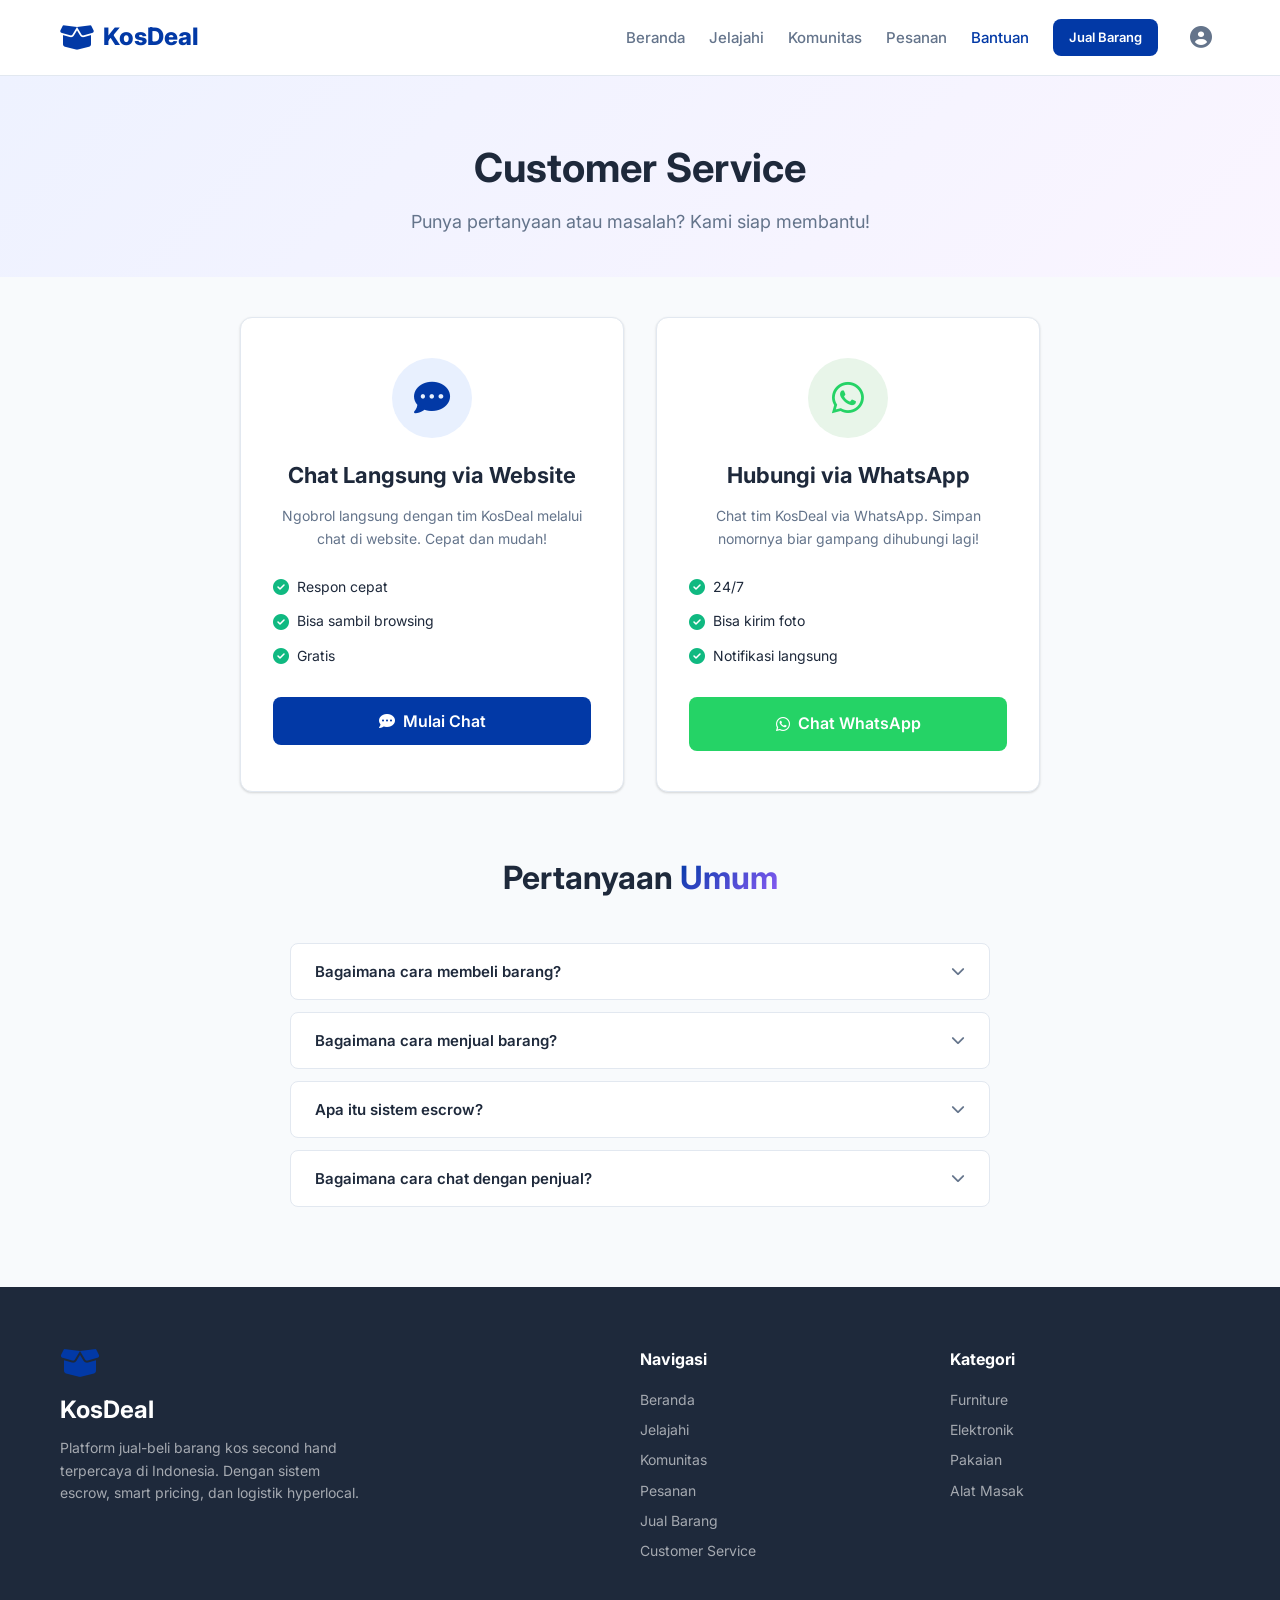
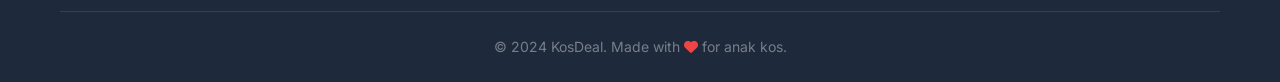
<file: customer-service.html>
<!DOCTYPE html>
<html lang="id">
<head>
    <meta charset="UTF-8">
    <meta name="viewport" content="width=device-width, initial-scale=1.0">
    <title>Customer Service - KosDeal</title>
    <link rel="stylesheet" href="css/style.css">
    <link rel="preconnect" href="https://fonts.googleapis.com">
    <link href="https://fonts.googleapis.com/css2?family=Inter:wght@300;400;500;600;700;800&display=swap" rel="stylesheet">
    <link rel="stylesheet" href="https://cdnjs.cloudflare.com/ajax/libs/font-awesome/6.5.0/css/all.min.css">
</head>
<body>
    <nav class="navbar">
        <div class="container">
            <a href="index.html" class="logo">
                <i class="fas fa-box-open"></i>
                KosDeal
            </a>
            <div class="nav-links">
                <a href="index.html">Beranda</a>
                <a href="products.html">Jelajahi</a>
                <a href="komunitas.html">Komunitas</a>
                <a href="orders.html">Pesanan</a>
                <a href="customer-service.html" class="active">Bantuan</a>
                <a href="add-product.html" class="btn btn-primary btn-sm">Jual Barang</a>
                <a href="profile.html" class="nav-profile-icon"><i class="fas fa-user-circle"></i></a>
            </div>
            <button class="hamburger" id="hamburger">
                <i class="fas fa-bars"></i>
            </button>
        </div>
    </nav>

    <section class="page-header">
        <div class="container">
            <h1>Customer Service</h1>
            <p>Punya pertanyaan atau masalah? Kami siap membantu!</p>
        </div>
    </section>

    <section class="cs-section">
        <div class="container">
            <div class="cs-grid">
                <div class="cs-card" id="csChatCard">
                    <div class="cs-card-icon">
                        <i class="fas fa-comment-dots"></i>
                    </div>
                    <h3>Chat Langsung via Website</h3>
                    <p>Ngobrol langsung dengan tim KosDeal melalui chat di website. Cepat dan mudah!</p>
                    <ul class="cs-features">
                        <li><i class="fas fa-check-circle"></i> Respon cepat</li>
                        <li><i class="fas fa-check-circle"></i> Bisa sambil browsing</li>
                        <li><i class="fas fa-check-circle"></i> Gratis</li>
                    </ul>
                    <button class="btn btn-primary btn-block" id="openCsChat">
                        <i class="fas fa-comment-dots"></i> Mulai Chat
                    </button>
                </div>
                <div class="cs-card">
                    <div class="cs-card-icon whatsapp-icon">
                        <i class="fab fa-whatsapp"></i>
                    </div>
                    <h3>Hubungi via WhatsApp</h3>
                    <p>Chat tim KosDeal via WhatsApp. Simpan nomornya biar gampang dihubungi lagi!</p>
                    <ul class="cs-features">
                        <li><i class="fas fa-check-circle"></i> 24/7</li>
                        <li><i class="fas fa-check-circle"></i> Bisa kirim foto</li>
                        <li><i class="fas fa-check-circle"></i> Notifikasi langsung</li>
                    </ul>
                    <a href="https://wa.me/6289601717800?text=Halo%20KosDeal%2C%20saya%20butuh%20bantuan" target="_blank" class="btn btn-whatsapp btn-block">
                        <i class="fab fa-whatsapp"></i> Chat WhatsApp
                    </a>
                </div>
            </div>
        </div>
    </section>

    <section class="cs-faq">
        <div class="container">
            <h2>Pertanyaan <span class="highlight">Umum</span></h2>
            <div class="faq-list">
                <div class="faq-item">
                    <button class="faq-question">
                        <span>Bagaimana cara membeli barang?</span>
                        <i class="fas fa-chevron-down"></i>
                    </button>
                    <div class="faq-answer">
                        <p>Cari barang yang kamu suka, klik "Beli", lalu isi data pembayaran. Dana akan diamankan via escrow KosDeal sampai barang kamu terima.</p>
                    </div>
                </div>
                <div class="faq-item">
                    <button class="faq-question">
                        <span>Bagaimana cara menjual barang?</span>
                        <i class="fas fa-chevron-down"></i>
                    </button>
                    <div class="faq-answer">
                        <p>Klik "Jual Barang" di navigasi, upload foto, isi info barang, dan tentukan harga. Barang kamu akan langsung muncul di marketplace!</p>
                    </div>
                </div>
                <div class="faq-item">
                    <button class="faq-question">
                        <span>Apa itu sistem escrow?</span>
                        <i class="fas fa-chevron-down"></i>
                    </button>
                    <div class="faq-answer">
                        <p>Escrow adalah sistem pembayaran aman dimana dana pembeli ditahan sementara oleh KosDeal sampai barang diterima. Barang sampai, baru dana dirilis ke penjual.</p>
                    </div>
                </div>
                <div class="faq-item">
                    <button class="faq-question">
                        <span>Bagaimana cara chat dengan penjual?</span>
                        <i class="fas fa-chevron-down"></i>
                    </button>
                    <div class="faq-answer">
                        <p>Klik tombol "Chat" di kartu barang untuk mengirim pesan ke penjual. Kamu bisa tanya kondisi barang, negosiasi harga, atau atur lokasi transaksi.</p>
                    </div>
                </div>
            </div>
        </div>
    </section>

    <div class="modal" id="csChatModal">
        <div class="modal-content chat-modal-content">
            <span class="close-modal close-cs-chat-modal">&times;</span>
            <h2><i class="fas fa-headset"></i> Customer Service</h2>
            <p class="modal-subtitle">Tim KosDeal siap membantu kamu</p>
            <div class="chat-box" id="csChatMessages">
            </div>
            <form id="csChatForm" class="chat-input-area">
                <input type="text" id="csChatInput" placeholder="Ketik pesan..." required autocomplete="off">
                <button type="submit" class="btn btn-primary btn-sm"><i class="fas fa-paper-plane"></i></button>
            </form>
        </div>
    </div>

    <footer>
        <div class="container">
            <div class="footer-content">
                <div class="footer-brand">
                    <i class="fas fa-box-open"></i>
                    <h3>KosDeal</h3>
                    <p>Platform jual-beli barang kos second hand terpercaya di Indonesia. Dengan sistem escrow, smart pricing, dan logistik hyperlocal.</p>
                </div>
                <div class="footer-links">
                    <h4>Navigasi</h4>
                    <a href="index.html">Beranda</a>
                    <a href="products.html">Jelajahi</a>
                    <a href="komunitas.html">Komunitas</a>
                    <a href="orders.html">Pesanan</a>
                    <a href="add-product.html">Jual Barang</a>
                    <a href="customer-service.html">Customer Service</a>
                </div>
                <div class="footer-links">
                    <h4>Kategori</h4>
                    <a href="products.html?category=Furniture">Furniture</a>
                    <a href="products.html?category=Elektronik">Elektronik</a>
                    <a href="products.html?category=Pakaian">Pakaian</a>
                    <a href="products.html?category=Alat%20Masak">Alat Masak</a>
                </div>
            </div>
            <div class="footer-bottom">
                <p>&copy; 2024 KosDeal. Made with <i class="fas fa-heart"></i> for anak kos.</p>
            </div>
        </div>
    </footer>

    <script src="js/data.js"></script>
    <script src="js/app.js"></script>
    <script src="js/customer-service.js"></script>
</body>
</html>
</file>
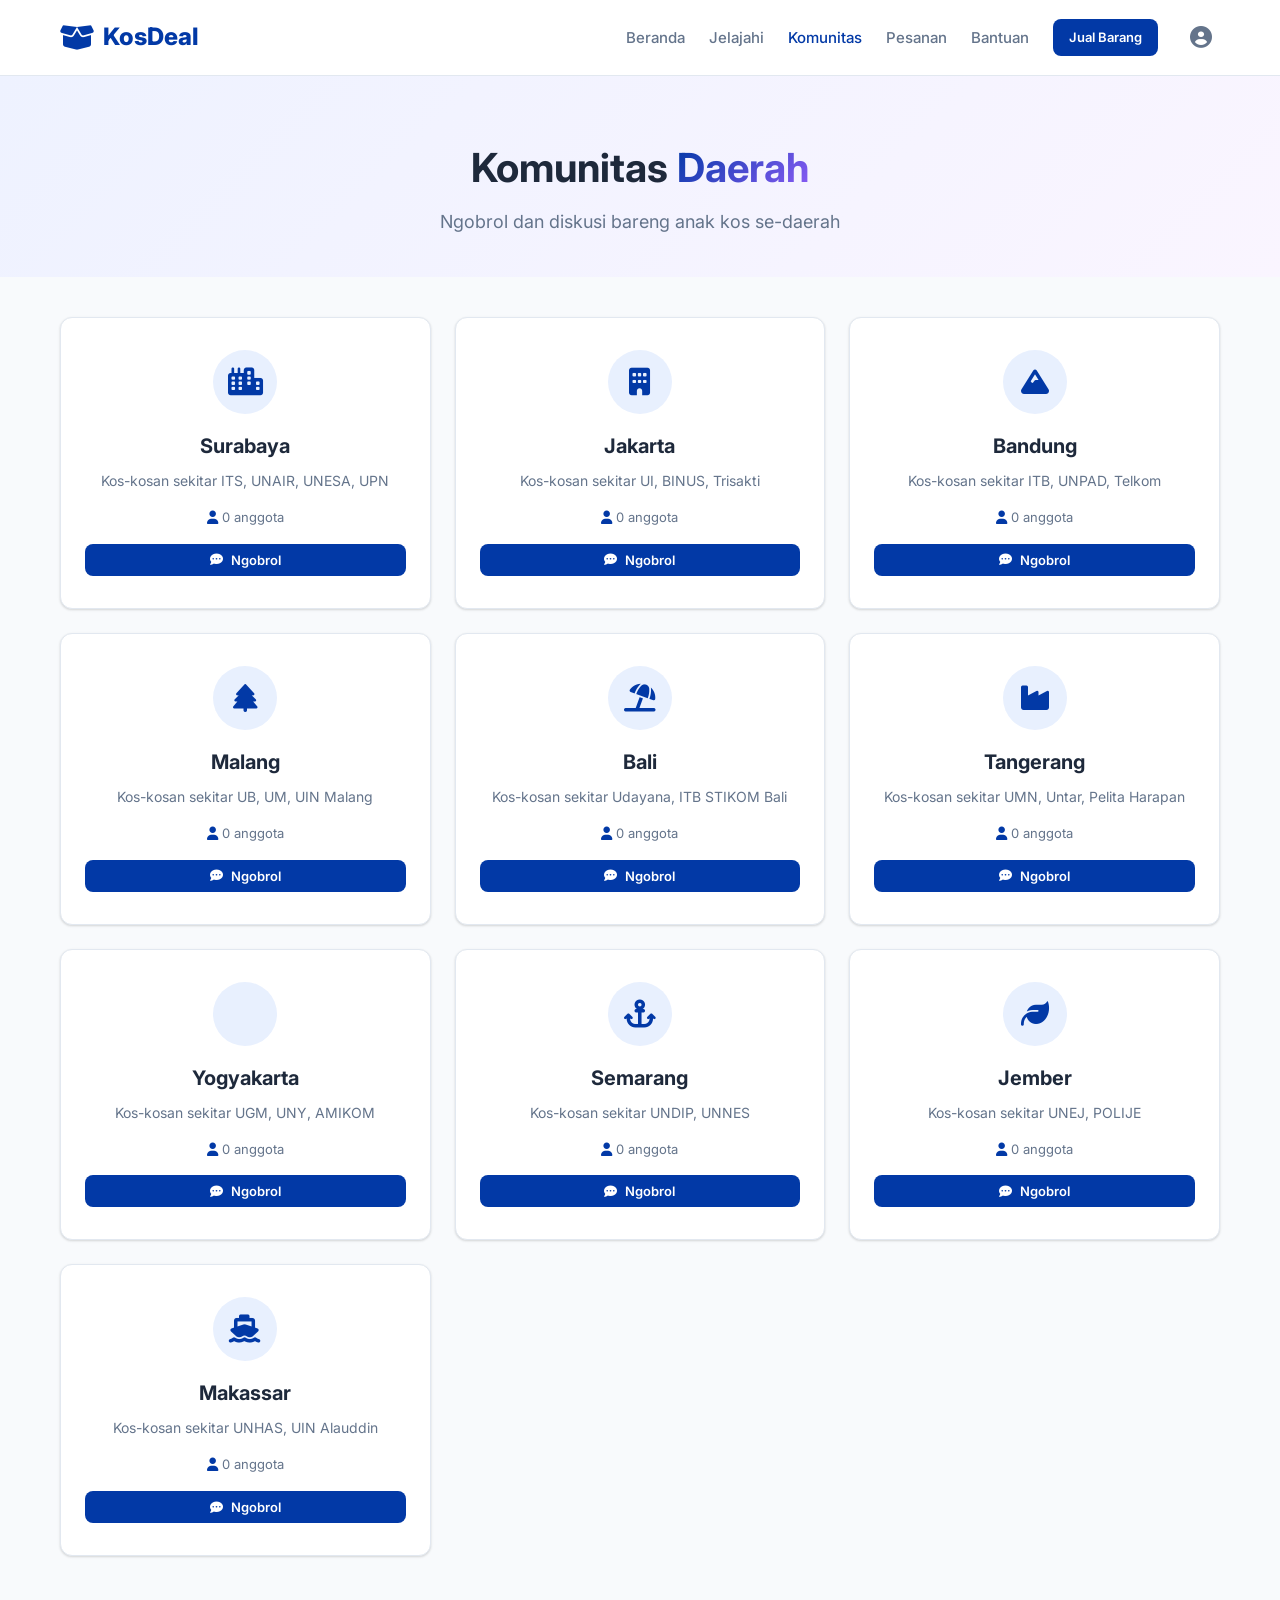
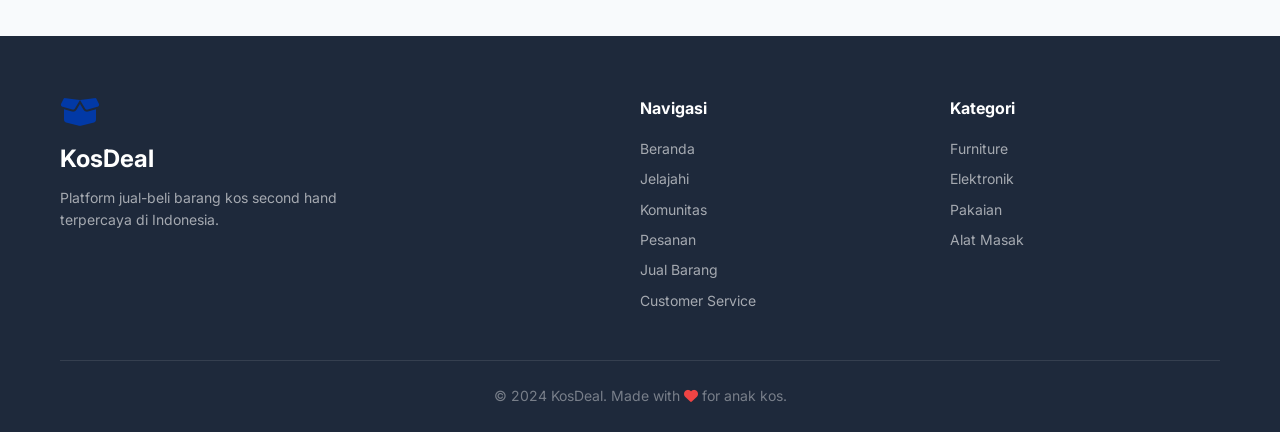
<file: komunitas.html>
<!DOCTYPE html>
<html lang="id">
<head>
    <meta charset="UTF-8">
    <meta name="viewport" content="width=device-width, initial-scale=1.0">
    <title>Komunitas - KosDeal</title>
    <link rel="stylesheet" href="css/style.css">
    <link rel="preconnect" href="https://fonts.googleapis.com">
    <link href="https://fonts.googleapis.com/css2?family=Inter:wght@300;400;500;600;700;800&display=swap" rel="stylesheet">
    <link rel="stylesheet" href="https://cdnjs.cloudflare.com/ajax/libs/font-awesome/6.5.0/css/all.min.css">
</head>
<body>
    <nav class="navbar">
        <div class="container">
            <a href="index.html" class="logo">
                <i class="fas fa-box-open"></i>
                KosDeal
            </a>
            <div class="nav-links">
                <a href="index.html">Beranda</a>
                <a href="products.html">Jelajahi</a>
                <a href="komunitas.html" class="active">Komunitas</a>
                <a href="orders.html">Pesanan</a>
                <a href="customer-service.html">Bantuan</a>
                <a href="add-product.html" class="btn btn-primary btn-sm">Jual Barang</a>
                <a href="profile.html" class="nav-profile-icon"><i class="fas fa-user-circle"></i></a>
            </div>
            <button class="hamburger" id="hamburger">
                <i class="fas fa-bars"></i>
            </button>
        </div>
    </nav>

    <section class="page-header">
        <div class="container">
            <h1>Komunitas <span class="highlight">Daerah</span></h1>
            <p>Ngobrol dan diskusi bareng anak kos se-daerah</p>
        </div>
    </section>

    <section class="komunitas-grid-section">
        <div class="container">
            <div class="komunitas-grid" id="komunitasGrid">
            </div>
        </div>
    </section>

    <div class="modal" id="komunitasChatModal">
        <div class="modal-content chat-modal-content">
            <span class="close-modal close-komunitas-modal">&times;</span>
            <h2><i class="fas fa-users"></i> Komunitas <span id="komunitasChatName"></span></h2>
            <p class="modal-subtitle" id="komunitasChatDesc"></p>
            <div class="chat-box" id="komunitasChatMessages">
            </div>
            <form id="komunitasChatForm" class="chat-input-area">
                <input type="hidden" id="komunitasDaerahId">
                <input type="text" id="komunitasChatInput" placeholder="Ketik pesan..." required autocomplete="off">
                <button type="submit" class="btn btn-primary btn-sm"><i class="fas fa-paper-plane"></i></button>
            </form>
        </div>
    </div>

    <footer>
        <div class="container">
            <div class="footer-content">
                <div class="footer-brand">
                    <i class="fas fa-box-open"></i>
                    <h3>KosDeal</h3>
                    <p>Platform jual-beli barang kos second hand terpercaya di Indonesia.</p>
                </div>
                <div class="footer-links">
                    <h4>Navigasi</h4>
                    <a href="index.html">Beranda</a>
                    <a href="products.html">Jelajahi</a>
                    <a href="komunitas.html">Komunitas</a>
                    <a href="orders.html">Pesanan</a>
                    <a href="add-product.html">Jual Barang</a>
                    <a href="customer-service.html">Customer Service</a>
                </div>
                <div class="footer-links">
                    <h4>Kategori</h4>
                    <a href="products.html?category=Furniture">Furniture</a>
                    <a href="products.html?category=Elektronik">Elektronik</a>
                    <a href="products.html?category=Pakaian">Pakaian</a>
                    <a href="products.html?category=Alat%20Masak">Alat Masak</a>
                </div>
            </div>
            <div class="footer-bottom">
                <p>&copy; 2024 KosDeal. Made with <i class="fas fa-heart"></i> for anak kos.</p>
            </div>
        </div>
    </footer>

    <script src="js/data.js"></script>
    <script src="js/komunitas.js"></script>
</body>
</html>
</file>
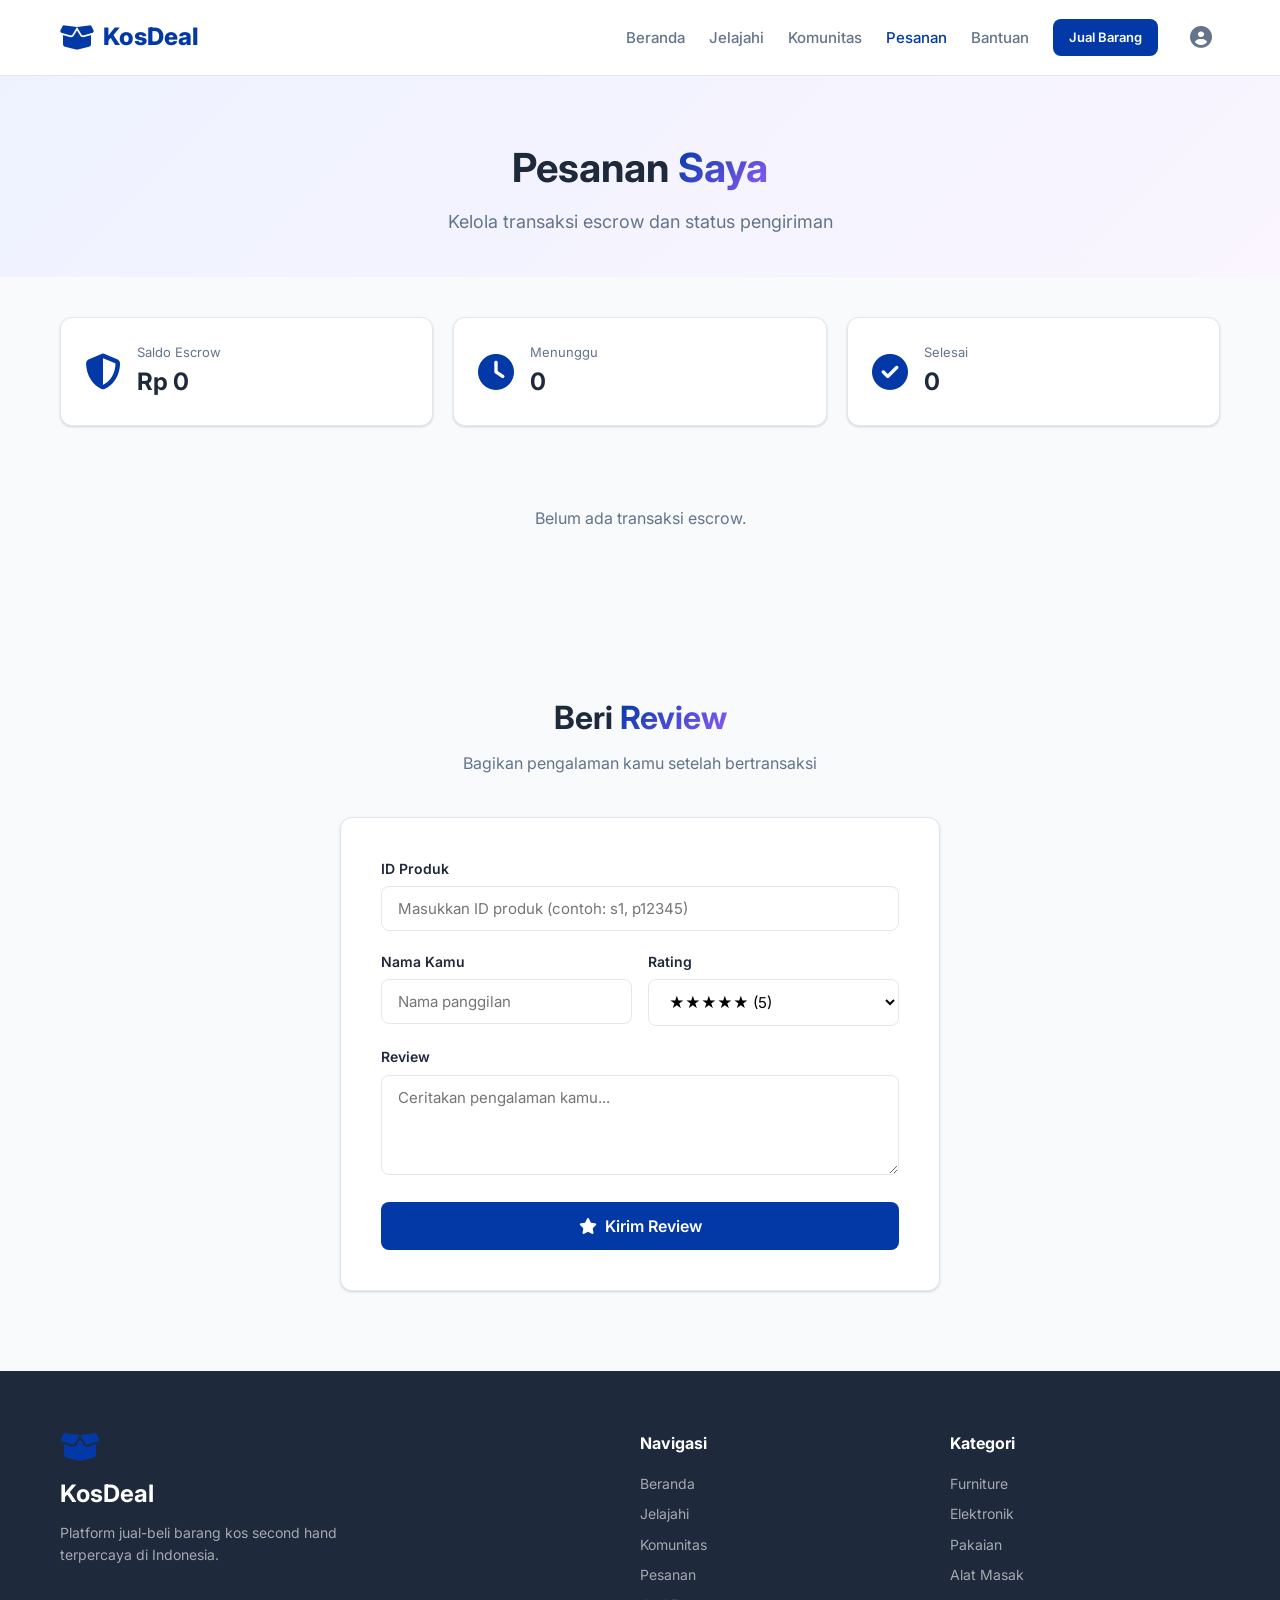
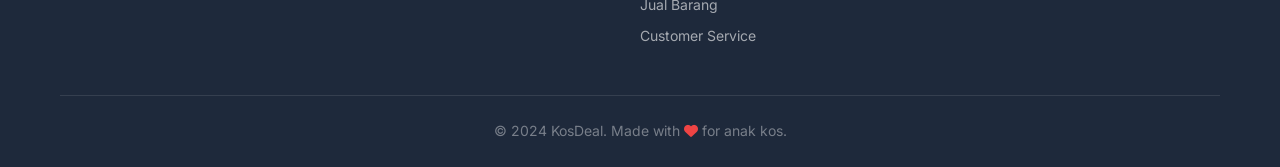
<file: orders.html>
<!DOCTYPE html>
<html lang="id">
<head>
    <meta charset="UTF-8">
    <meta name="viewport" content="width=device-width, initial-scale=1.0">
    <title>Pesanan - KosDeal</title>
    <link rel="stylesheet" href="css/style.css">
    <link rel="preconnect" href="https://fonts.googleapis.com">
    <link href="https://fonts.googleapis.com/css2?family=Inter:wght@300;400;500;600;700;800&display=swap" rel="stylesheet">
    <link rel="stylesheet" href="https://cdnjs.cloudflare.com/ajax/libs/font-awesome/6.5.0/css/all.min.css">
</head>
<body>
    <nav class="navbar">
        <div class="container">
            <a href="index.html" class="logo">
                <i class="fas fa-box-open"></i>
                KosDeal
            </a>
            <div class="nav-links">
                <a href="index.html">Beranda</a>
                <a href="products.html">Jelajahi</a>
                <a href="komunitas.html">Komunitas</a>
                <a href="orders.html" class="active">Pesanan</a>
                <a href="customer-service.html">Bantuan</a>
                <a href="add-product.html" class="btn btn-primary btn-sm">Jual Barang</a>
                <a href="profile.html" class="nav-profile-icon"><i class="fas fa-user-circle"></i></a>
            </div>
            <button class="hamburger" id="hamburger">
                <i class="fas fa-bars"></i>
            </button>
        </div>
    </nav>

    <section class="page-header">
        <div class="container">
            <h1>Pesanan <span class="highlight">Saya</span></h1>
            <p>Kelola transaksi escrow dan status pengiriman</p>
        </div>
    </section>

    <section class="orders-section">
        <div class="container">
            <div class="orders-stats">
                <div class="order-stat-card">
                    <i class="fas fa-shield-alt"></i>
                    <div>
                        <span class="order-stat-label">Saldo Escrow</span>
                        <span class="order-stat-value" id="escrowBalanceDisplay">Rp 0</span>
                    </div>
                </div>
                <div class="order-stat-card">
                    <i class="fas fa-clock"></i>
                    <div>
                        <span class="order-stat-label">Menunggu</span>
                        <span class="order-stat-value" id="pendingCount">0</span>
                    </div>
                </div>
                <div class="order-stat-card">
                    <i class="fas fa-check-circle"></i>
                    <div>
                        <span class="order-stat-label">Selesai</span>
                        <span class="order-stat-value" id="completedCount">0</span>
                    </div>
                </div>
            </div>

            <div class="orders-list" id="ordersList">
            </div>
        </div>
    </section>

    <section class="review-section">
        <div class="container">
            <h2>Beri <span class="highlight">Review</span></h2>
            <p class="section-subtitle">Bagikan pengalaman kamu setelah bertransaksi</p>
            <div class="form-container">
                <form id="reviewForm">
                    <div class="form-group">
                        <label for="reviewProductId">ID Produk</label>
                        <input type="text" id="reviewProductId" placeholder="Masukkan ID produk (contoh: s1, p12345)" required>
                    </div>
                    <div class="form-row">
                        <div class="form-group">
                            <label for="reviewName">Nama Kamu</label>
                            <input type="text" id="reviewName" placeholder="Nama panggilan" required>
                        </div>
                        <div class="form-group">
                            <label for="reviewRating">Rating</label>
                            <select id="reviewRating" required>
                                <option value="5">★★★★★ (5)</option>
                                <option value="4">★★★★☆ (4)</option>
                                <option value="3">★★★☆☆ (3)</option>
                                <option value="2">★★☆☆☆ (2)</option>
                                <option value="1">★☆☆☆☆ (1)</option>
                            </select>
                        </div>
                    </div>
                    <div class="form-group">
                        <label for="reviewText">Review</label>
                        <textarea id="reviewText" rows="3" placeholder="Ceritakan pengalaman kamu..." required></textarea>
                    </div>
                    <button type="submit" class="btn btn-primary btn-block">
                        <i class="fas fa-star"></i> Kirim Review
                    </button>
                </form>
            </div>
        </div>
    </section>

    <footer>
        <div class="container">
            <div class="footer-content">
                <div class="footer-brand">
                    <i class="fas fa-box-open"></i>
                    <h3>KosDeal</h3>
                    <p>Platform jual-beli barang kos second hand terpercaya di Indonesia.</p>
                </div>
                <div class="footer-links">
                    <h4>Navigasi</h4>
                    <a href="index.html">Beranda</a>
                    <a href="products.html">Jelajahi</a>
                    <a href="komunitas.html">Komunitas</a>
                    <a href="orders.html">Pesanan</a>
                    <a href="add-product.html">Jual Barang</a>
                    <a href="customer-service.html">Customer Service</a>
                </div>
                <div class="footer-links">
                    <h4>Kategori</h4>
                    <a href="products.html?category=Furniture">Furniture</a>
                    <a href="products.html?category=Elektronik">Elektronik</a>
                    <a href="products.html?category=Pakaian">Pakaian</a>
                    <a href="products.html?category=Alat%20Masak">Alat Masak</a>
                </div>
            </div>
            <div class="footer-bottom">
                <p>&copy; 2024 KosDeal. Made with <i class="fas fa-heart"></i> for anak kos.</p>
            </div>
        </div>
    </footer>

    <script src="js/data.js"></script>
    <script src="js/app.js"></script>
</body>
</html>
</file>
<file: css/style.css>
* {
    margin: 0;
    padding: 0;
    box-sizing: border-box;
}

:root {
    --primary: #0239a6;
    --primary-dark: #012b7d;
    --primary-light: #e8f0fe;
    --secondary: #f59e0b;
    --success: #10b981;
    --danger: #ef4444;
    --whatsapp: #25d366;
    --dark: #1e293b;
    --gray: #64748b;
    --light: #f8fafc;
    --border: #e2e8f0;
    --white: #ffffff;
    --shadow: 0 1px 3px rgba(0,0,0,0.1), 0 1px 2px rgba(0,0,0,0.06);
    --shadow-lg: 0 10px 15px -3px rgba(0,0,0,0.1), 0 4px 6px -2px rgba(0,0,0,0.05);
    --radius: 12px;
    --radius-sm: 8px;
}

body {
    font-family: 'Inter', -apple-system, sans-serif;
    color: var(--dark);
    background: var(--light);
    line-height: 1.6;
}

.container {
    max-width: 1200px;
    margin: 0 auto;
    padding: 0 20px;
}

/* Navbar */
.navbar {
    background: var(--white);
    border-bottom: 1px solid var(--border);
    padding: 16px 0;
    position: sticky;
    top: 0;
    z-index: 100;
    backdrop-filter: blur(10px);
    background: rgba(255,255,255,0.95);
}

.navbar .container {
    display: flex;
    justify-content: space-between;
    align-items: center;
}

.logo {
    font-size: 24px;
    font-weight: 800;
    color: var(--primary);
    text-decoration: none;
    display: flex;
    align-items: center;
    gap: 8px;
}

.logo i {
    font-size: 28px;
}

.nav-links {
    display: flex;
    align-items: center;
    gap: 24px;
}

.nav-links a:not(.btn) {
    text-decoration: none;
    color: var(--gray);
    font-weight: 500;
    font-size: 15px;
    transition: color 0.2s;
}

.nav-links a:not(.btn):hover,
.nav-links a:not(.btn).active {
    color: var(--primary);
}

.hamburger {
    display: none;
    background: none;
    border: none;
    font-size: 24px;
    color: var(--dark);
    cursor: pointer;
}

/* Buttons */
.btn {
    display: inline-flex;
    align-items: center;
    gap: 8px;
    padding: 12px 24px;
    border-radius: var(--radius-sm);
    font-weight: 600;
    font-size: 15px;
    text-decoration: none;
    border: none;
    cursor: pointer;
    transition: all 0.2s;
    font-family: inherit;
}

.btn-primary {
    background: var(--primary);
    color: var(--white);
}

.btn-primary:hover {
    background: var(--primary-dark);
    transform: translateY(-1px);
    box-shadow: var(--shadow-lg);
}

.btn-secondary {
    background: var(--white);
    color: var(--primary);
    border: 2px solid var(--primary);
}

.btn-secondary:hover {
    background: var(--primary-light);
}

.btn-outline {
    background: transparent;
    color: var(--primary);
    border: 2px solid var(--primary);
}

.btn-outline:hover {
    background: var(--primary);
    color: var(--white);
}

.btn-whatsapp {
    background: var(--whatsapp);
    color: var(--white);
    flex: 1;
    justify-content: center;
}

.btn-whatsapp:hover {
    background: #20bd5a;
}

.btn-success {
    background: var(--success);
    color: var(--white);
}

.btn-success:hover {
    background: #059669;
}

.btn-danger {
    background: var(--danger);
    color: var(--white);
}

.btn-danger:hover {
    background: #dc2626;
}

.btn-sm {
    padding: 8px 16px;
    font-size: 13px;
}

.btn-block {
    width: 100%;
    justify-content: center;
    padding: 14px;
    font-size: 16px;
}

/* Hero Section */
.hero {
    padding: 80px 0 60px;
    background: linear-gradient(135deg, #eef2ff 0%, #faf5ff 100%);
    overflow: hidden;
}

.hero .container {
    display: grid;
    grid-template-columns: 1fr 1fr;
    gap: 60px;
    align-items: center;
}

.hero-content h1 {
    font-size: 48px;
    font-weight: 800;
    line-height: 1.2;
    margin-bottom: 16px;
    color: var(--dark);
}

.highlight {
    color: var(--primary);
    background: linear-gradient(135deg, var(--primary), #8b5cf6);
    -webkit-background-clip: text;
    -webkit-text-fill-color: transparent;
    background-clip: text;
}

.badge {
    display: inline-block;
    background: var(--primary-light);
    color: var(--primary);
    padding: 6px 16px;
    border-radius: 20px;
    font-size: 14px;
    font-weight: 600;
    margin-bottom: 20px;
}

.hero-content p {
    font-size: 18px;
    color: var(--gray);
    margin-bottom: 32px;
    max-width: 500px;
}

.hero-buttons {
    display: flex;
    gap: 16px;
    margin-bottom: 48px;
}

.hero-stats {
    display: flex;
    gap: 40px;
}

.stat-number {
    display: block;
    font-size: 28px;
    font-weight: 800;
    color: var(--primary);
}

.stat-label {
    font-size: 14px;
    color: var(--gray);
}

.hero-image {
    position: relative;
}

.hero-image img {
    width: 100%;
    border-radius: var(--radius);
    box-shadow: var(--shadow-lg);
}

.floating-card {
    position: absolute;
    background: var(--white);
    padding: 12px 20px;
    border-radius: var(--radius-sm);
    box-shadow: var(--shadow-lg);
    display: flex;
    align-items: center;
    gap: 10px;
    font-weight: 600;
    font-size: 14px;
    animation: float 3s ease-in-out infinite;
}

.floating-card i {
    color: var(--primary);
    font-size: 18px;
}

.card-1 { top: 20px; right: -20px; animation-delay: 0s; }
.card-2 { bottom: 60px; left: -30px; animation-delay: 0.5s; }
.card-3 { bottom: -10px; right: 30px; animation-delay: 1s; }

@keyframes float {
    0%, 100% { transform: translateY(0); }
    50% { transform: translateY(-10px); }
}

/* Categories */
.categories {
    padding: 80px 0;
}

.categories h2 {
    text-align: center;
    font-size: 36px;
    margin-bottom: 48px;
}

.category-grid {
    display: grid;
    grid-template-columns: repeat(6, 1fr);
    gap: 20px;
}

.category-card {
    display: flex;
    flex-direction: column;
    align-items: center;
    gap: 12px;
    padding: 24px 16px;
    background: var(--white);
    border-radius: var(--radius);
    text-decoration: none;
    color: var(--dark);
    box-shadow: var(--shadow);
    transition: all 0.3s;
    border: 2px solid transparent;
}

.category-card:hover {
    border-color: var(--primary);
    transform: translateY(-4px);
    box-shadow: var(--shadow-lg);
}

.category-card i {
    font-size: 32px;
    color: var(--primary);
}

.category-card span {
    font-weight: 600;
    font-size: 14px;
}

/* Campus Section */
.campus-section {
    padding: 60px 0 80px;
    background: var(--white);
}

.campus-section h2 {
    text-align: center;
    font-size: 36px;
    margin-bottom: 8px;
}

.section-subtitle {
    text-align: center;
    color: var(--gray);
    font-size: 16px;
    margin-bottom: 40px;
}

.campus-grid {
    display: grid;
    grid-template-columns: repeat(auto-fill, minmax(140px, 1fr));
    gap: 16px;
}

.campus-card {
    display: flex;
    align-items: center;
    justify-content: center;
    gap: 8px;
    padding: 16px;
    background: var(--light);
    border-radius: var(--radius-sm);
    text-decoration: none;
    color: var(--dark);
    font-weight: 600;
    font-size: 14px;
    border: 2px solid transparent;
    transition: all 0.3s;
}

.campus-card:hover {
    border-color: var(--primary);
    background: var(--primary-light);
    transform: translateY(-2px);
}

.campus-card i {
    color: var(--primary);
    font-size: 16px;
}

/* Featured Products */
.featured {
    padding: 60px 0 80px;
    background: var(--light);
}

.section-header {
    display: flex;
    justify-content: space-between;
    align-items: center;
    margin-bottom: 32px;
}

.section-header h2 {
    font-size: 32px;
}

/* Product Grid */
.product-grid {
    display: grid;
    grid-template-columns: repeat(auto-fill, minmax(300px, 1fr));
    gap: 24px;
}

.product-card {
    background: var(--white);
    border-radius: var(--radius);
    overflow: hidden;
    box-shadow: var(--shadow);
    transition: all 0.3s;
    border: 1px solid var(--border);
}

.product-card:hover {
    transform: translateY(-4px);
    box-shadow: var(--shadow-lg);
}

.product-image {
    position: relative;
    height: 200px;
    overflow: hidden;
}

.product-image img {
    width: 100%;
    height: 100%;
    object-fit: cover;
    transition: transform 0.3s;
}

.product-card:hover .product-image img {
    transform: scale(1.05);
}

.product-condition {
    position: absolute;
    top: 12px;
    left: 12px;
    padding: 4px 12px;
    border-radius: 20px;
    font-size: 12px;
    font-weight: 600;
    background: var(--white);
    color: var(--dark);
}

.product-sold {
    position: absolute;
    top: 12px;
    right: 12px;
    padding: 4px 12px;
    border-radius: 20px;
    font-size: 12px;
    font-weight: 600;
    background: rgba(16, 185, 129, 0.9);
    color: white;
}

.product-condition.seperti-baru { background: #d1fae5; color: #065f46; }
.product-condition.baik { background: #dbeafe; color: #1e40af; }
.product-condition.cukup { background: #fef3c7; color: #92400e; }
.product-condition.baru { background: #ede9fe; color: #5b21b6; }

.product-info {
    padding: 16px;
}

.product-category {
    font-size: 12px;
    font-weight: 600;
    color: var(--primary);
    text-transform: uppercase;
    letter-spacing: 0.5px;
}

.product-name {
    font-size: 16px;
    font-weight: 600;
    margin: 4px 0 8px;
    color: var(--dark);
}

.product-price {
    font-size: 20px;
    font-weight: 700;
    color: var(--primary);
    margin-bottom: 4px;
}

.price-badge {
    display: inline-block;
    font-size: 11px;
    font-weight: 600;
    padding: 2px 10px;
    border-radius: 20px;
    margin-bottom: 8px;
}

.price-high {
    background: #fef3c7;
    color: #92400e;
}

.price-low {
    background: #d1fae5;
    color: #065f46;
}

.product-meta {
    display: flex;
    flex-wrap: wrap;
    gap: 12px;
    font-size: 13px;
    color: var(--gray);
    margin-bottom: 6px;
}

.product-meta i {
    margin-right: 4px;
}

.product-rating {
    font-size: 14px;
    color: #f59e0b;
    margin-bottom: 6px;
}

.rating-num {
    font-size: 12px;
    color: var(--gray);
    font-weight: 600;
}

.product-desc {
    font-size: 13px;
    color: var(--gray);
    margin-bottom: 12px;
    line-height: 1.5;
}

.product-actions {
    display: flex;
    gap: 8px;
}

.product-actions .btn-outline {
    flex: 1;
    justify-content: center;
    font-size: 13px;
    padding: 8px 12px;
}

/* How It Works */
.how-it-works {
    padding: 80px 0;
    background: linear-gradient(135deg, #faf5ff 0%, #eef2ff 100%);
}

.how-it-works h2 {
    text-align: center;
    font-size: 36px;
    margin-bottom: 48px;
}

.steps {
    display: grid;
    grid-template-columns: repeat(3, 1fr);
    gap: 32px;
}

.step {
    text-align: center;
    padding: 32px;
    background: var(--white);
    border-radius: var(--radius);
    box-shadow: var(--shadow);
    position: relative;
}

.step-number {
    width: 40px;
    height: 40px;
    background: var(--primary);
    color: var(--white);
    border-radius: 50%;
    display: flex;
    align-items: center;
    justify-content: center;
    font-weight: 700;
    font-size: 18px;
    margin: 0 auto 16px;
}

.step i {
    font-size: 40px;
    color: var(--primary);
    margin-bottom: 16px;
}

.step h3 {
    font-size: 20px;
    margin-bottom: 8px;
}

.step p {
    color: var(--gray);
    font-size: 15px;
}

/* Features Section */
.features-section {
    padding: 80px 0;
    background: var(--white);
}

.features-section h2 {
    text-align: center;
    font-size: 36px;
    margin-bottom: 48px;
}

.features-grid {
    display: grid;
    grid-template-columns: repeat(3, 1fr);
    gap: 24px;
}

.feature-card {
    padding: 32px 24px;
    background: var(--light);
    border-radius: var(--radius);
    text-align: center;
    border: 1px solid var(--border);
    transition: all 0.3s;
}

.feature-card:hover {
    border-color: var(--primary);
    transform: translateY(-4px);
    box-shadow: var(--shadow-lg);
}

.feature-card i {
    font-size: 40px;
    color: var(--primary);
    margin-bottom: 16px;
}

.feature-card h3 {
    font-size: 18px;
    margin-bottom: 8px;
}

.feature-card p {
    color: var(--gray);
    font-size: 14px;
    line-height: 1.6;
}

/* Page Header */
.page-header {
    padding: 60px 0 40px;
    background: linear-gradient(135deg, #eef2ff 0%, #faf5ff 100%);
    text-align: center;
}

.page-header h1 {
    font-size: 40px;
    margin-bottom: 8px;
}

.page-header p {
    color: var(--gray);
    font-size: 18px;
}

/* Search Section */
.search-section {
    padding: 24px 0;
    background: var(--white);
    border-bottom: 1px solid var(--border);
    position: sticky;
    top: 73px;
    z-index: 50;
}

.search-bar {
    display: flex;
    gap: 12px;
    align-items: center;
    background: var(--light);
    padding: 8px 16px;
    border-radius: var(--radius-sm);
    border: 1px solid var(--border);
}

.search-bar i {
    color: var(--gray);
}

.search-bar input {
    flex: 1;
    border: none;
    background: none;
    padding: 8px 0;
    font-size: 15px;
    outline: none;
    font-family: inherit;
}

.search-bar select {
    padding: 8px 12px;
    border: 1px solid var(--border);
    border-radius: var(--radius-sm);
    background: var(--white);
    font-size: 14px;
    font-family: inherit;
    color: var(--dark);
    cursor: pointer;
}

/* Products Section */
.products-section {
    padding: 40px 0 80px;
}

.empty-state {
    display: none;
    flex-direction: column;
    align-items: center;
    justify-content: center;
    padding: 80px 20px;
    text-align: center;
}

.empty-state i {
    font-size: 64px;
    color: var(--border);
    margin-bottom: 16px;
}

.empty-state h3 {
    font-size: 24px;
    margin-bottom: 8px;
}

.empty-state p {
    color: var(--gray);
    margin-bottom: 24px;
}

/* Form Section */
.form-section {
    padding: 40px 0 80px;
}

.form-container {
    max-width: 600px;
    margin: 0 auto;
    background: var(--white);
    padding: 40px;
    border-radius: var(--radius);
    box-shadow: var(--shadow);
    border: 1px solid var(--border);
}

.form-row {
    display: grid;
    grid-template-columns: 1fr 1fr;
    gap: 16px;
}

.form-group {
    margin-bottom: 20px;
}

.form-group label {
    display: block;
    font-weight: 600;
    font-size: 14px;
    margin-bottom: 6px;
    color: var(--dark);
}

.form-group input,
.form-group select,
.form-group textarea {
    width: 100%;
    padding: 12px 16px;
    border: 1px solid var(--border);
    border-radius: var(--radius-sm);
    font-size: 15px;
    font-family: inherit;
    transition: border-color 0.2s;
    background: var(--white);
}

.form-group input:focus,
.form-group select:focus,
.form-group textarea:focus {
    outline: none;
    border-color: var(--primary);
    box-shadow: 0 0 0 3px rgba(99,102,241,0.1);
}

.form-group textarea {
    resize: vertical;
    min-height: 100px;
}

.smart-pricing {
    display: flex;
    align-items: center;
    gap: 10px;
    padding: 12px 16px;
    background: #fef3c7;
    border: 1px solid #f59e0b;
    border-radius: var(--radius-sm);
    font-size: 14px;
    color: #92400e;
    margin-bottom: 20px;
}

.smart-pricing i {
    font-size: 20px;
    color: #f59e0b;
}

.image-upload {
    border: 2px dashed var(--border);
    border-radius: var(--radius-sm);
    padding: 40px 20px;
    text-align: center;
    cursor: pointer;
    transition: all 0.2s;
    background: var(--light);
}

.image-upload:hover {
    border-color: var(--primary);
    background: var(--primary-light);
}

.image-upload i {
    font-size: 40px;
    color: var(--gray);
    margin-bottom: 8px;
}

.image-upload p {
    font-weight: 600;
    color: var(--dark);
}

.image-upload span {
    font-size: 13px;
    color: var(--gray);
}

.image-preview {
    display: none;
    position: relative;
}

.image-preview img {
    width: 100%;
    max-height: 300px;
    object-fit: cover;
    border-radius: var(--radius-sm);
}

.image-preview .btn-danger {
    position: absolute;
    top: 8px;
    right: 8px;
}

/* Modal */
.modal {
    display: none;
    position: fixed;
    top: 0;
    left: 0;
    width: 100%;
    height: 100%;
    background: rgba(0,0,0,0.5);
    z-index: 200;
    align-items: center;
    justify-content: center;
}

.modal-content {
    background: var(--white);
    padding: 40px;
    border-radius: var(--radius);
    max-width: 500px;
    width: 90%;
    max-height: 90vh;
    overflow-y: auto;
    position: relative;
}

.close-modal {
    position: absolute;
    top: 16px;
    right: 20px;
    font-size: 28px;
    cursor: pointer;
    color: var(--gray);
    transition: color 0.2s;
}

.close-modal:hover {
    color: var(--dark);
}

.modal-content h2 {
    font-size: 24px;
    margin-bottom: 4px;
}

.modal-content h2 i {
    color: var(--primary);
}

.modal-subtitle {
    color: var(--gray);
    font-size: 14px;
    margin-bottom: 24px;
}

.escrow-summary {
    background: var(--light);
    padding: 16px;
    border-radius: var(--radius-sm);
    margin-bottom: 24px;
}

.escrow-summary p {
    margin-bottom: 4px;
    font-size: 14px;
}

.escrow-summary hr {
    border: none;
    border-top: 1px solid var(--border);
    margin: 8px 0;
}

.total-price {
    font-size: 20px;
    font-weight: 700;
    color: var(--primary);
}

/* Orders Section */
.orders-section {
    padding: 40px 0 60px;
}

.orders-stats {
    display: grid;
    grid-template-columns: repeat(3, 1fr);
    gap: 20px;
    margin-bottom: 40px;
}

.order-stat-card {
    display: flex;
    align-items: center;
    gap: 16px;
    padding: 24px;
    background: var(--white);
    border-radius: var(--radius);
    box-shadow: var(--shadow);
    border: 1px solid var(--border);
}

.order-stat-card i {
    font-size: 36px;
    color: var(--primary);
}

.order-stat-label {
    display: block;
    font-size: 13px;
    color: var(--gray);
}

.order-stat-value {
    display: block;
    font-size: 24px;
    font-weight: 700;
    color: var(--dark);
}

.orders-list {
    display: flex;
    flex-direction: column;
    gap: 16px;
}

.order-card {
    background: var(--white);
    border-radius: var(--radius);
    padding: 20px 24px;
    box-shadow: var(--shadow);
    border: 1px solid var(--border);
}

.order-header {
    display: flex;
    justify-content: space-between;
    align-items: center;
    margin-bottom: 12px;
}

.order-header strong {
    font-size: 16px;
}

.order-status {
    padding: 4px 12px;
    border-radius: 20px;
    font-size: 12px;
    font-weight: 600;
}

.order-status.menunggu-konfirmasi {
    background: #fef3c7;
    color: #92400e;
}

.order-status.selesai {
    background: #d1fae5;
    color: #065f46;
}

.order-body {
    display: flex;
    gap: 24px;
    font-size: 14px;
    color: var(--gray);
    margin-bottom: 12px;
}

.order-body i {
    margin-right: 6px;
    color: var(--primary);
}

.order-actions {
    display: flex;
    gap: 8px;
}

.no-orders {
    text-align: center;
    padding: 40px;
    color: var(--gray);
}

/* Chat Modal */
.chat-modal-content {
    max-width: 450px;
    padding: 24px;
}

.chat-box {
    height: 300px;
    overflow-y: auto;
    padding: 12px;
    background: var(--light);
    border-radius: var(--radius-sm);
    margin-bottom: 12px;
    display: flex;
    flex-direction: column;
    gap: 8px;
}

.chat-empty {
    text-align: center;
    color: var(--gray);
    font-size: 14px;
    padding: 40px 0;
}

.chat-msg {
    display: flex;
}

.chat-msg-own {
    justify-content: flex-end;
}

.chat-msg-other {
    justify-content: flex-start;
}

.chat-msg-bubble {
    max-width: 80%;
    padding: 8px 14px;
    border-radius: 16px;
    font-size: 14px;
    line-height: 1.4;
}

.chat-msg-own .chat-msg-bubble {
    background: var(--primary);
    color: white;
    border-bottom-right-radius: 4px;
}

.chat-msg-other .chat-msg-bubble {
    background: white;
    color: var(--dark);
    border: 1px solid var(--border);
    border-bottom-left-radius: 4px;
}

.chat-msg-text {
    margin-bottom: 2px;
}

.chat-msg-time {
    font-size: 11px;
    opacity: 0.7;
    display: block;
    text-align: right;
}

.chat-input-area {
    display: flex;
    gap: 8px;
}

.chat-input-area input {
    flex: 1;
    padding: 10px 16px;
    border: 1px solid var(--border);
    border-radius: 24px;
    font-size: 14px;
    font-family: inherit;
    outline: none;
}

.chat-input-area input:focus {
    border-color: var(--primary);
}

.chat-input-area button {
    border-radius: 50%;
    width: 42px;
    height: 42px;
    padding: 0;
    display: flex;
    align-items: center;
    justify-content: center;
}

/* Komunitas Grid */
.komunitas-grid-section {
    padding: 40px 0 80px;
}

.komunitas-grid {
    display: grid;
    grid-template-columns: repeat(auto-fill, minmax(280px, 1fr));
    gap: 24px;
}

.komunitas-card {
    background: var(--white);
    border-radius: var(--radius);
    padding: 32px 24px;
    text-align: center;
    box-shadow: var(--shadow);
    border: 1px solid var(--border);
    transition: all 0.3s;
}

.komunitas-card:hover {
    transform: translateY(-4px);
    box-shadow: var(--shadow-lg);
    border-color: var(--primary);
}

.komunitas-card-icon {
    width: 64px;
    height: 64px;
    background: var(--primary-light);
    border-radius: 50%;
    display: flex;
    align-items: center;
    justify-content: center;
    margin: 0 auto 16px;
}

.komunitas-card-icon i {
    font-size: 28px;
    color: var(--primary);
}

.komunitas-card h3 {
    font-size: 20px;
    margin-bottom: 8px;
}

.komunitas-card p {
    font-size: 14px;
    color: var(--gray);
    margin-bottom: 16px;
    line-height: 1.5;
}

.komunitas-member-count {
    display: block;
    font-size: 13px;
    color: var(--gray);
    margin-bottom: 16px;
}

.komunitas-member-count i {
    color: var(--primary);
}

.komunitas-card .btn {
    width: 100%;
    justify-content: center;
}

/* Profile */
.profile-section {
    padding: 40px 0 80px;
}

.profile-layout {
    display: grid;
    grid-template-columns: 300px 1fr;
    gap: 32px;
    align-items: start;
}

.profile-sidebar {
    background: var(--white);
    border-radius: var(--radius);
    padding: 32px 24px;
    text-align: center;
    box-shadow: var(--shadow);
    border: 1px solid var(--border);
    position: sticky;
    top: 90px;
}

.profile-avatar i {
    font-size: 80px;
    color: var(--primary);
    margin-bottom: 12px;
}

.profile-sidebar h2 {
    font-size: 22px;
    margin-bottom: 8px;
}

.profile-sidebar hr {
    border: none;
    border-top: 1px solid var(--border);
    margin: 16px 0;
}

.profile-stats {
    display: flex;
    justify-content: center;
    gap: 32px;
}

.profile-stats div {
    text-align: center;
}

.profile-stats strong {
    display: block;
    font-size: 24px;
    color: var(--primary);
}

.profile-stats span {
    font-size: 13px;
    color: var(--gray);
}

.profile-main {
    background: var(--white);
    border-radius: var(--radius);
    padding: 32px;
    box-shadow: var(--shadow);
    border: 1px solid var(--border);
}

.profile-main h3 {
    font-size: 18px;
    margin-bottom: 12px;
}

.profile-main h3 i {
    color: var(--primary);
}

.form-help {
    font-size: 13px;
    color: var(--gray);
    margin-bottom: 16px;
}

.role-selector {
    display: grid;
    grid-template-columns: repeat(3, 1fr);
    gap: 12px;
}

.role-option {
    display: flex;
    flex-direction: column;
    align-items: center;
    gap: 8px;
    padding: 20px 12px;
    border: 2px solid var(--border);
    border-radius: var(--radius-sm);
    cursor: pointer;
    transition: all 0.2s;
    text-align: center;
}

.role-option:hover {
    border-color: var(--primary);
    background: var(--primary-light);
}

.role-option input[type="radio"] {
    display: none;
}

.role-option input[type="radio"]:checked + i + span,
.role-option input[type="radio"]:checked ~ span {
    color: var(--primary);
    font-weight: 600;
}

.role-option input[type="radio"]:checked ~ i,
.role-option input[type="radio"]:checked + i {
    color: var(--primary);
}

.role-option input[type="radio"]:checked + i {
    color: var(--primary);
}

.role-option:has(input:checked) {
    border-color: var(--primary);
    background: var(--primary-light);
}

.role-option i {
    font-size: 28px;
    color: var(--gray);
}

.role-option span {
    font-size: 14px;
    font-weight: 500;
    color: var(--dark);
}

.role-badge {
    display: inline-flex;
    align-items: center;
    gap: 4px;
    padding: 4px 12px;
    border-radius: 20px;
    font-size: 12px;
    font-weight: 600;
}

.role-mahasiswa {
    background: #dbeafe;
    color: #1e40af;
}

.role-pekerja {
    background: #d1fae5;
    color: #065f46;
}

.role-pemilik-kos {
    background: #fef3c7;
    color: #92400e;
}

.verified-badge {
    display: inline-flex;
    align-items: center;
    gap: 4px;
    padding: 4px 12px;
    border-radius: 20px;
    font-size: 12px;
    font-weight: 600;
    background: #d1fae5;
    color: #065f46;
}

.verified-badge i {
    color: #10b981;
}

.verif-pending {
    display: inline-flex;
    align-items: center;
    gap: 4px;
    padding: 4px 12px;
    border-radius: 20px;
    font-size: 12px;
    font-weight: 600;
    background: #fef3c7;
    color: #92400e;
}

.verif-rejected {
    display: inline-flex;
    align-items: center;
    gap: 4px;
    padding: 4px 12px;
    border-radius: 20px;
    font-size: 12px;
    font-weight: 600;
    background: #fee2e2;
    color: #991b1b;
}

.verif-info {
    margin-top: 12px;
    font-size: 14px;
}

.verif-pending-text {
    color: #92400e;
}

.verif-rejected-text {
    color: #991b1b;
}

.nav-profile-icon {
    font-size: 22px !important;
    padding: 4px 8px !important;
}

.verif-methods {
    display: flex;
    gap: 12px;
    margin-bottom: 16px;
}

.verif-method-btn {
    flex: 1;
    justify-content: center;
}

.verif-method-btn.active {
    background: var(--primary);
    color: var(--white);
    border-color: var(--primary);
}

.scan-area {
    position: relative;
    border-radius: var(--radius-sm);
    overflow: hidden;
    background: #000;
    text-align: center;
}

.scan-area video {
    width: 100%;
    max-height: 350px;
    object-fit: cover;
    display: block;
}

.scan-overlay {
    position: absolute;
    top: 0;
    left: 0;
    right: 0;
    bottom: 0;
    display: flex;
    flex-direction: column;
    align-items: center;
    justify-content: center;
    pointer-events: none;
}

.scan-frame {
    width: 200px;
    height: 140px;
    border: 3px dashed rgba(99, 102, 241, 0.8);
    border-radius: 12px;
    margin-bottom: 16px;
    animation: scan-pulse 2s ease-in-out infinite;
}

@keyframes scan-pulse {
    0%, 100% { border-color: rgba(99, 102, 241, 0.8); }
    50% { border-color: rgba(99, 102, 241, 0.3); }
}

.scan-overlay p {
    color: white;
    font-size: 14px;
    font-weight: 500;
    text-shadow: 0 1px 4px rgba(0,0,0,0.5);
}

.scan-area .btn {
    position: absolute;
    bottom: 16px;
    left: 50%;
    transform: translateX(-50%);
    pointer-events: auto;
    z-index: 10;
}

/* Review Section */
.review-section {
    padding: 60px 0 80px;
    background: var(--light);
}

.review-section h2 {
    text-align: center;
    font-size: 32px;
    margin-bottom: 8px;
}

/* Footer */
footer {
    background: var(--dark);
    color: var(--white);
    padding: 60px 0 0;
}

.footer-content {
    display: grid;
    grid-template-columns: 2fr 1fr 1fr;
    gap: 40px;
    padding-bottom: 40px;
    border-bottom: 1px solid rgba(255,255,255,0.1);
}

.footer-brand i {
    font-size: 32px;
    color: var(--primary);
    margin-bottom: 12px;
}

.footer-brand h3 {
    font-size: 24px;
    margin-bottom: 8px;
}

.footer-brand p {
    color: rgba(255,255,255,0.6);
    font-size: 14px;
    max-width: 300px;
}

.footer-links h4 {
    font-size: 16px;
    margin-bottom: 16px;
}

.footer-links a {
    display: block;
    color: rgba(255,255,255,0.6);
    text-decoration: none;
    font-size: 14px;
    margin-bottom: 8px;
    transition: color 0.2s;
}

.footer-links a:hover {
    color: var(--white);
}

.footer-bottom {
    padding: 24px 0;
    text-align: center;
    font-size: 14px;
    color: rgba(255,255,255,0.4);
}

.footer-bottom i {
    color: var(--danger);
}

/* Customer Service */
.cs-section {
    padding: 40px 0 60px;
}

.cs-grid {
    display: grid;
    grid-template-columns: 1fr 1fr;
    gap: 32px;
    max-width: 800px;
    margin: 0 auto;
}

.cs-card {
    background: var(--white);
    border-radius: var(--radius);
    padding: 40px 32px;
    text-align: center;
    box-shadow: var(--shadow);
    border: 1px solid var(--border);
    transition: all 0.3s;
}

.cs-card:hover {
    transform: translateY(-4px);
    box-shadow: var(--shadow-lg);
}

.cs-card-icon {
    width: 80px;
    height: 80px;
    background: var(--primary-light);
    border-radius: 50%;
    display: flex;
    align-items: center;
    justify-content: center;
    margin: 0 auto 20px;
}

.cs-card-icon i {
    font-size: 36px;
    color: var(--primary);
}

.cs-card-icon.whatsapp-icon {
    background: #e8f5e9;
}

.cs-card-icon.whatsapp-icon i {
    color: var(--whatsapp);
}

.cs-card h3 {
    font-size: 22px;
    margin-bottom: 12px;
}

.cs-card p {
    color: var(--gray);
    font-size: 14px;
    margin-bottom: 20px;
    line-height: 1.6;
}

.cs-features {
    list-style: none;
    text-align: left;
    margin-bottom: 24px;
    padding: 0;
}

.cs-features li {
    padding: 6px 0;
    font-size: 14px;
    color: var(--dark);
    display: flex;
    align-items: center;
    gap: 8px;
}

.cs-features li i {
    color: var(--success);
    font-size: 16px;
}

/* FAQ */
.cs-faq {
    padding: 0 0 80px;
}

.cs-faq h2 {
    text-align: center;
    font-size: 32px;
    margin-bottom: 40px;
}

.faq-list {
    max-width: 700px;
    margin: 0 auto;
    display: flex;
    flex-direction: column;
    gap: 12px;
}

.faq-item {
    background: var(--white);
    border-radius: var(--radius-sm);
    border: 1px solid var(--border);
    overflow: hidden;
}

.faq-question {
    width: 100%;
    display: flex;
    justify-content: space-between;
    align-items: center;
    padding: 18px 24px;
    background: none;
    border: none;
    cursor: pointer;
    font-size: 15px;
    font-weight: 600;
    color: var(--dark);
    font-family: inherit;
    text-align: left;
    transition: background 0.2s;
}

.faq-question:hover {
    background: var(--light);
}

.faq-question i {
    transition: transform 0.3s;
    color: var(--gray);
    font-size: 14px;
}

.faq-answer {
    max-height: 0;
    overflow: hidden;
    transition: all 0.3s ease;
    padding: 0 24px;
}

.faq-answer p {
    color: var(--gray);
    font-size: 14px;
    line-height: 1.6;
}

/* Responsive */
@media (max-width: 1024px) {
    .hero .container {
        grid-template-columns: 1fr;
        text-align: center;
    }

    .hero-content p {
        margin: 0 auto 32px;
    }

    .hero-buttons {
        justify-content: center;
    }

    .hero-stats {
        justify-content: center;
    }

    .hero-image {
        display: none;
    }

    .category-grid {
        grid-template-columns: repeat(3, 1fr);
    }

    .features-grid {
        grid-template-columns: repeat(2, 1fr);
    }
}

@media (max-width: 768px) {
    .hamburger {
        display: block;
    }

    .nav-links {
        display: none;
        position: absolute;
        top: 100%;
        left: 0;
        right: 0;
        background: var(--white);
        flex-direction: column;
        padding: 20px;
        box-shadow: var(--shadow-lg);
        border-bottom: 1px solid var(--border);
    }

    .nav-links.show {
        display: flex;
    }

    .hero-content h1 {
        font-size: 32px;
    }

    .hero-stats {
        gap: 24px;
    }

    .category-grid {
        grid-template-columns: repeat(2, 1fr);
    }

    .steps {
        grid-template-columns: 1fr;
    }

    .features-grid {
        grid-template-columns: 1fr;
    }

    .search-bar {
        flex-direction: column;
    }

    .search-bar select {
        width: 100%;
    }

    .form-row {
        grid-template-columns: 1fr;
    }

    .orders-stats {
        grid-template-columns: 1fr;
    }

    .order-body {
        flex-direction: column;
        gap: 8px;
    }

    .footer-content {
        grid-template-columns: 1fr;
        text-align: center;
    }

    .footer-brand p {
        margin: 0 auto;
    }

    .form-container {
        padding: 24px;
    }

    .section-header {
        flex-direction: column;
        gap: 16px;
        text-align: center;
    }

    .campus-grid {
        grid-template-columns: repeat(3, 1fr);
    }
}

@media (max-width: 480px) {
    .hero-content h1 {
        font-size: 28px;
    }

    .hero-buttons {
        flex-direction: column;
    }

    .category-grid {
        grid-template-columns: repeat(2, 1fr);
    }

    .product-grid {
        grid-template-columns: 1fr;
    }

    .campus-grid {
        grid-template-columns: repeat(2, 1fr);
    }
}
</file>
